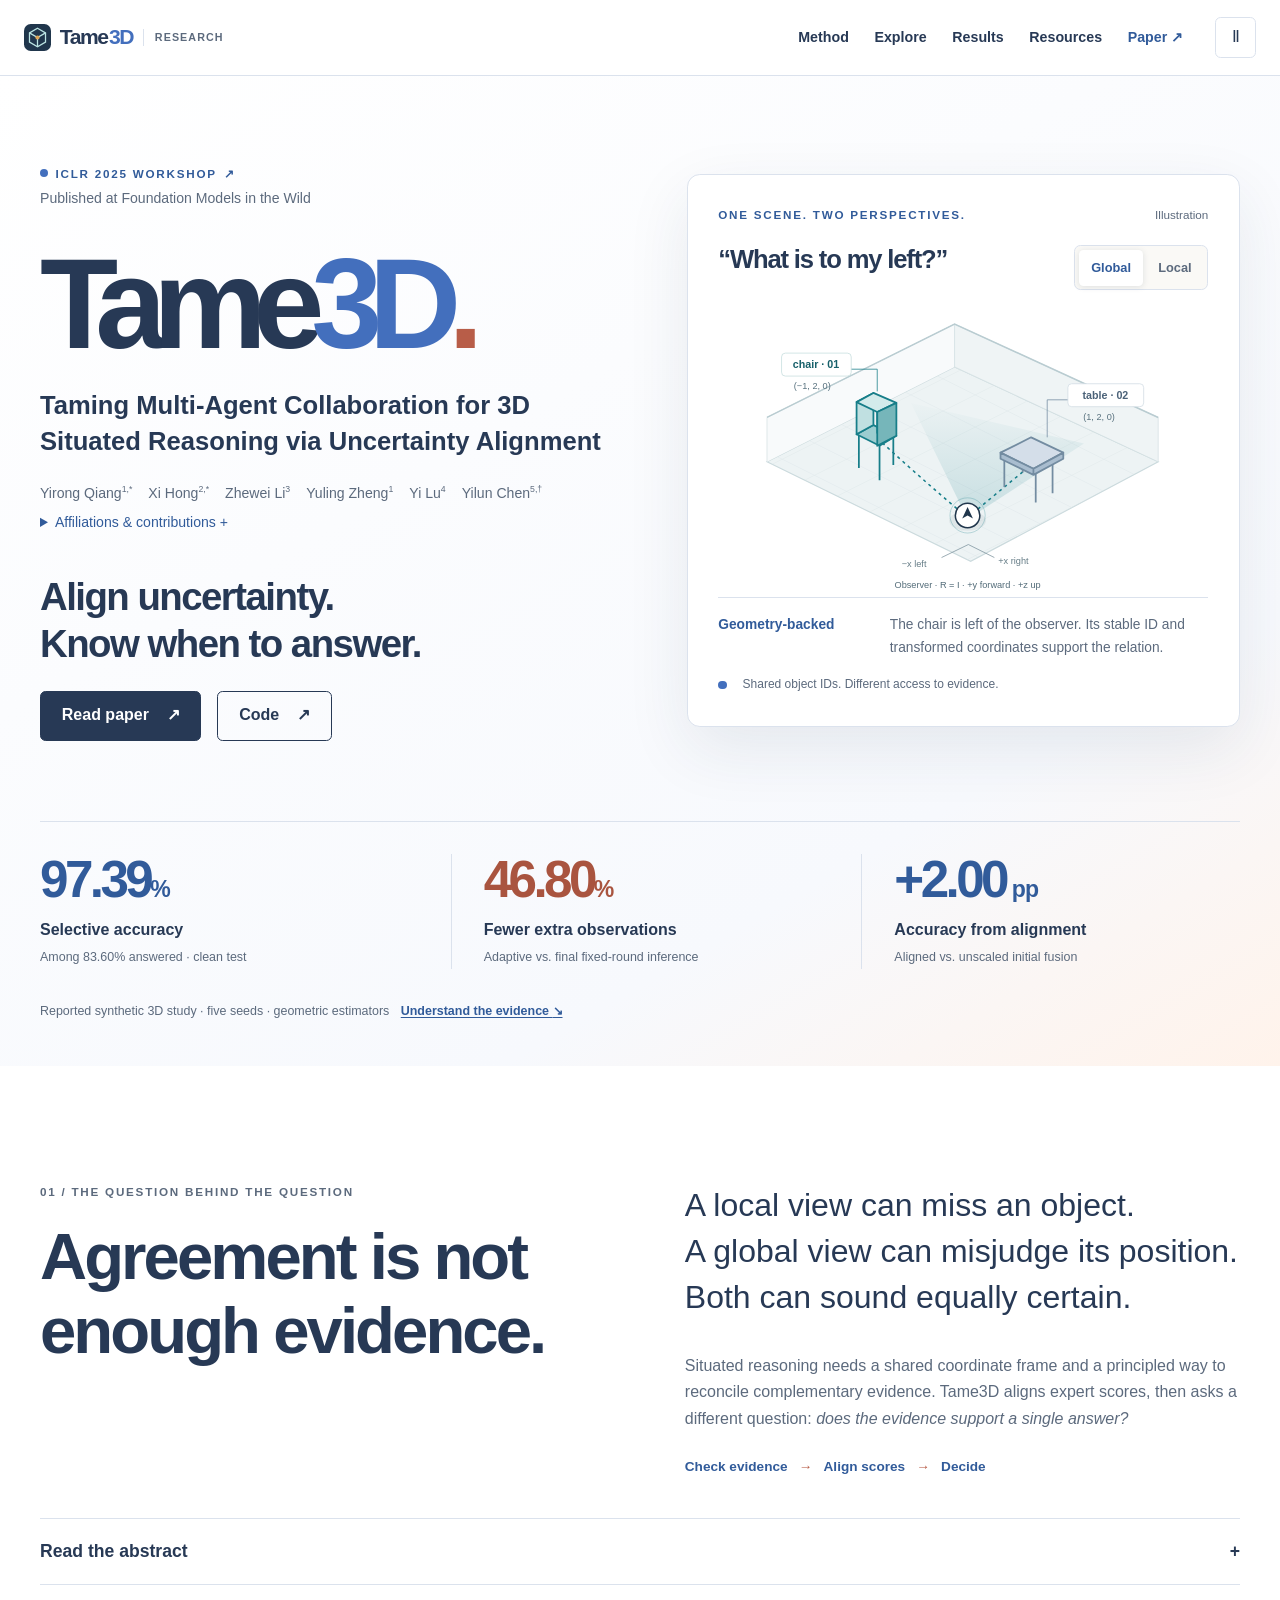
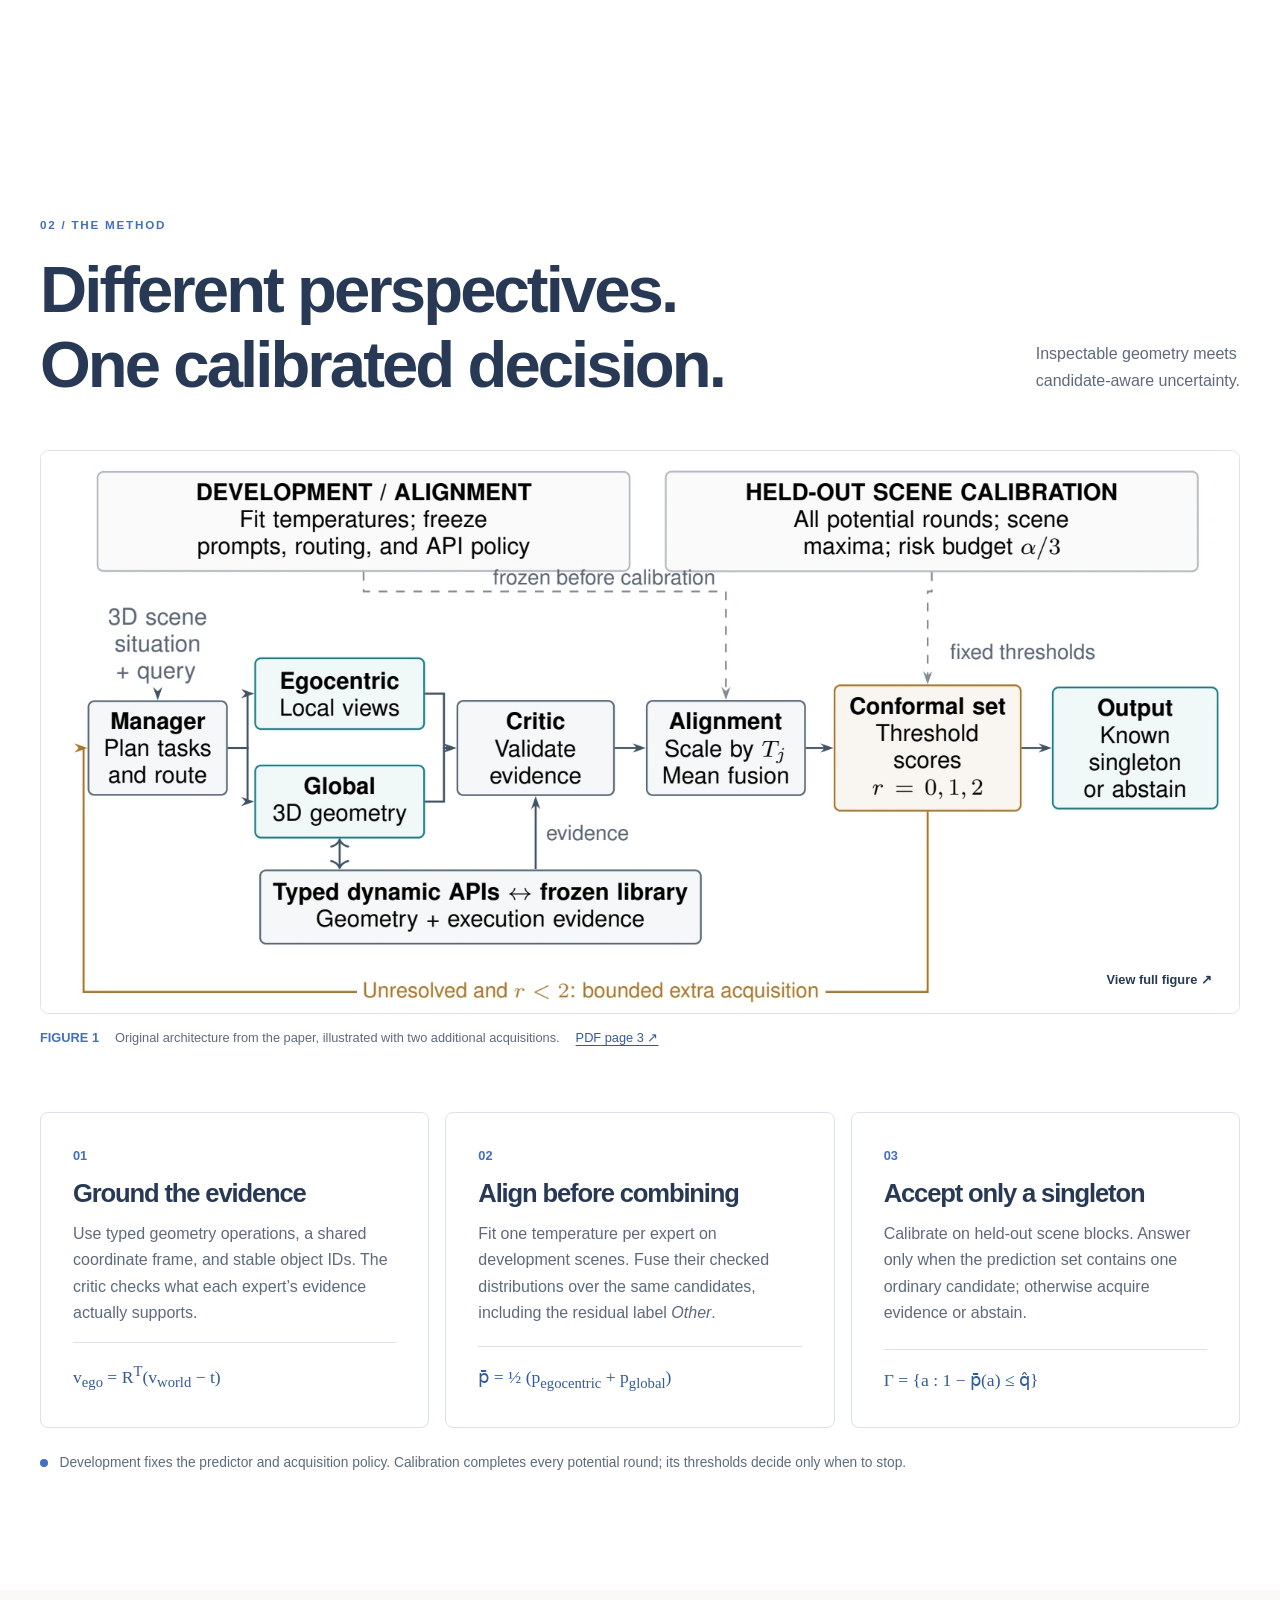
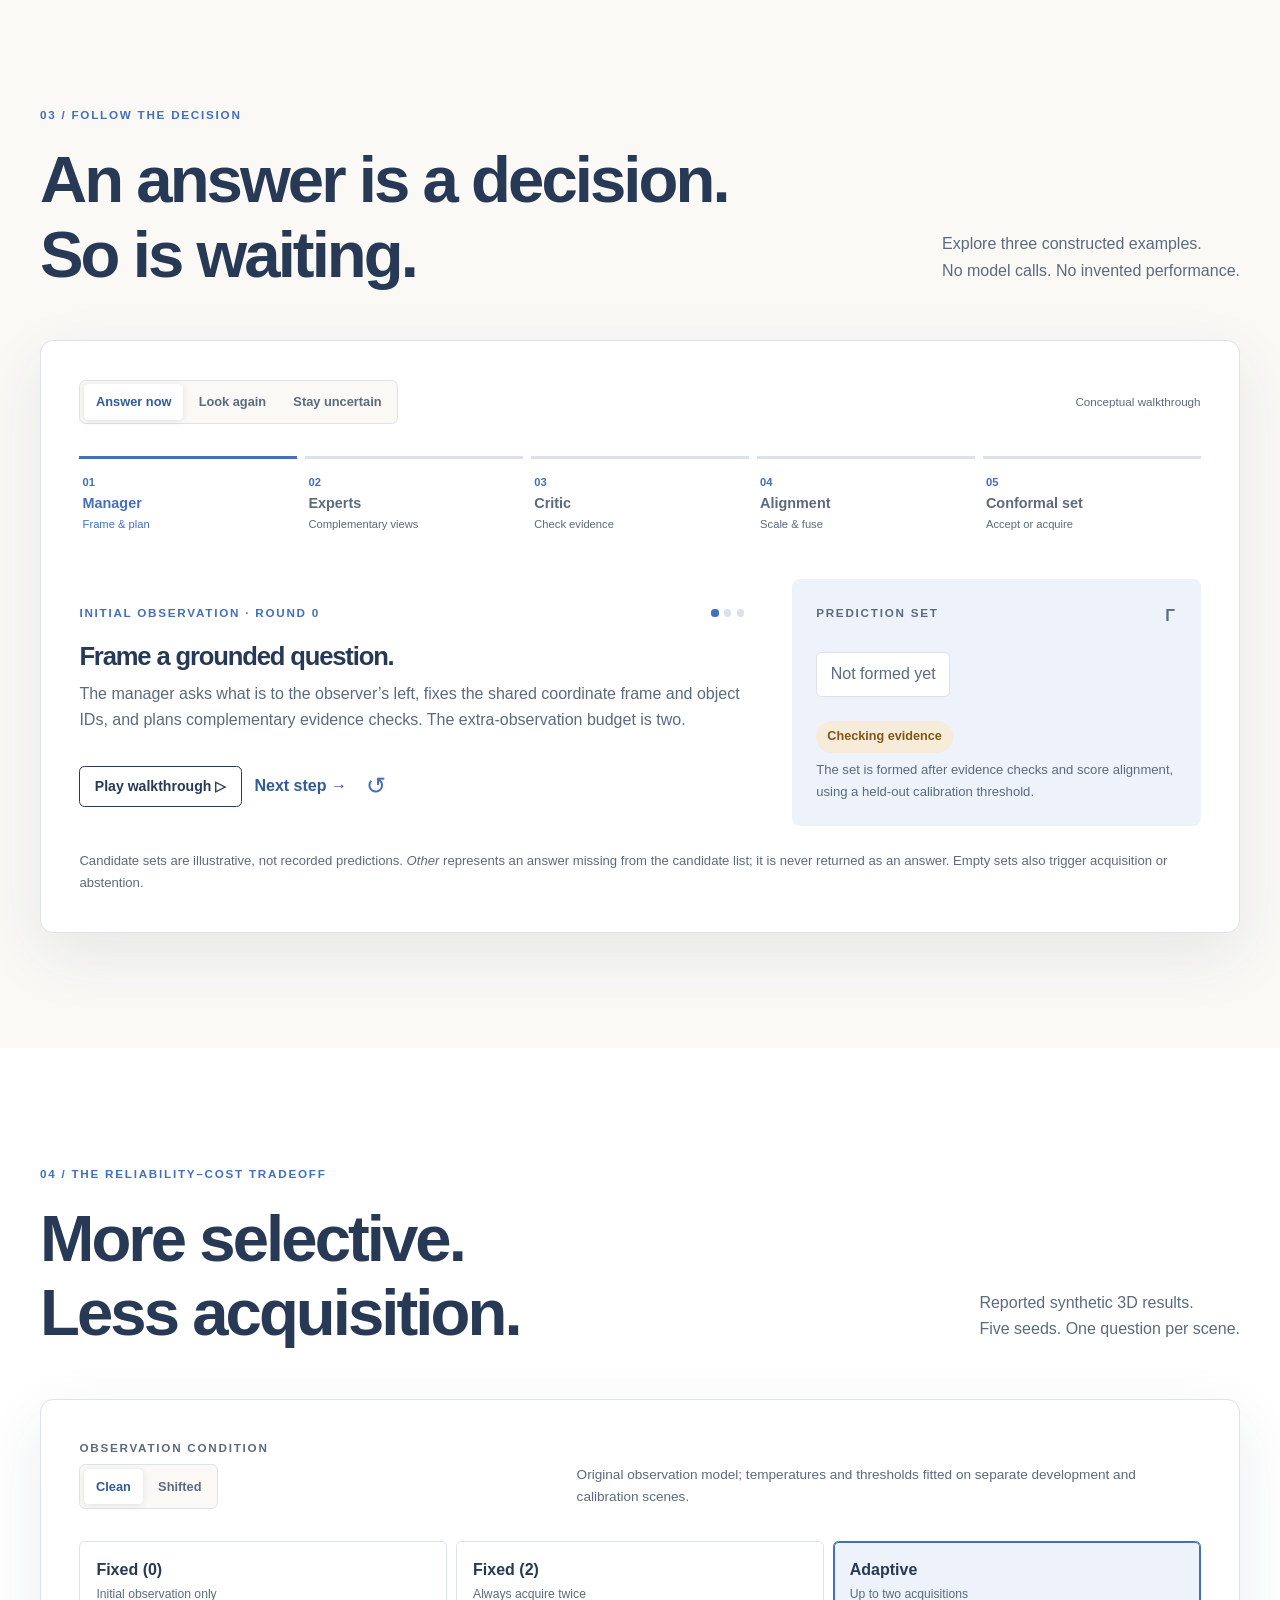
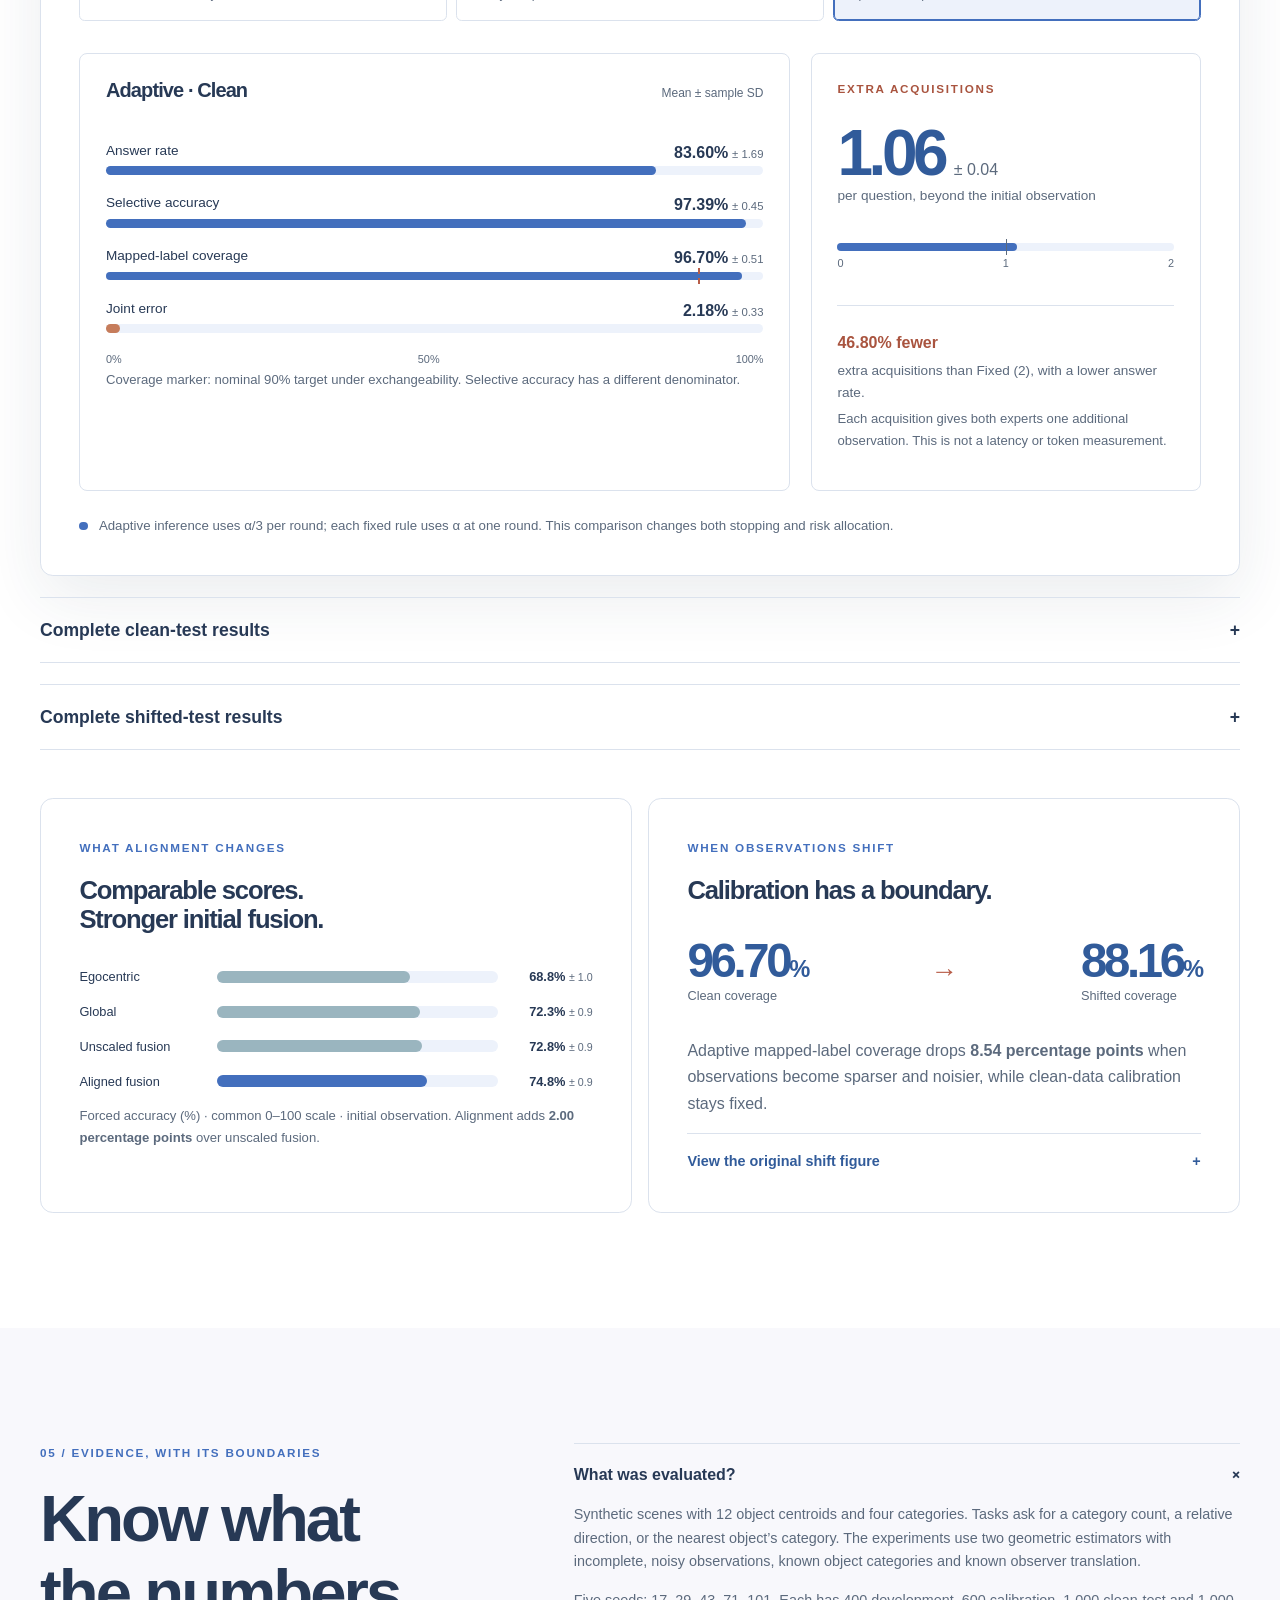
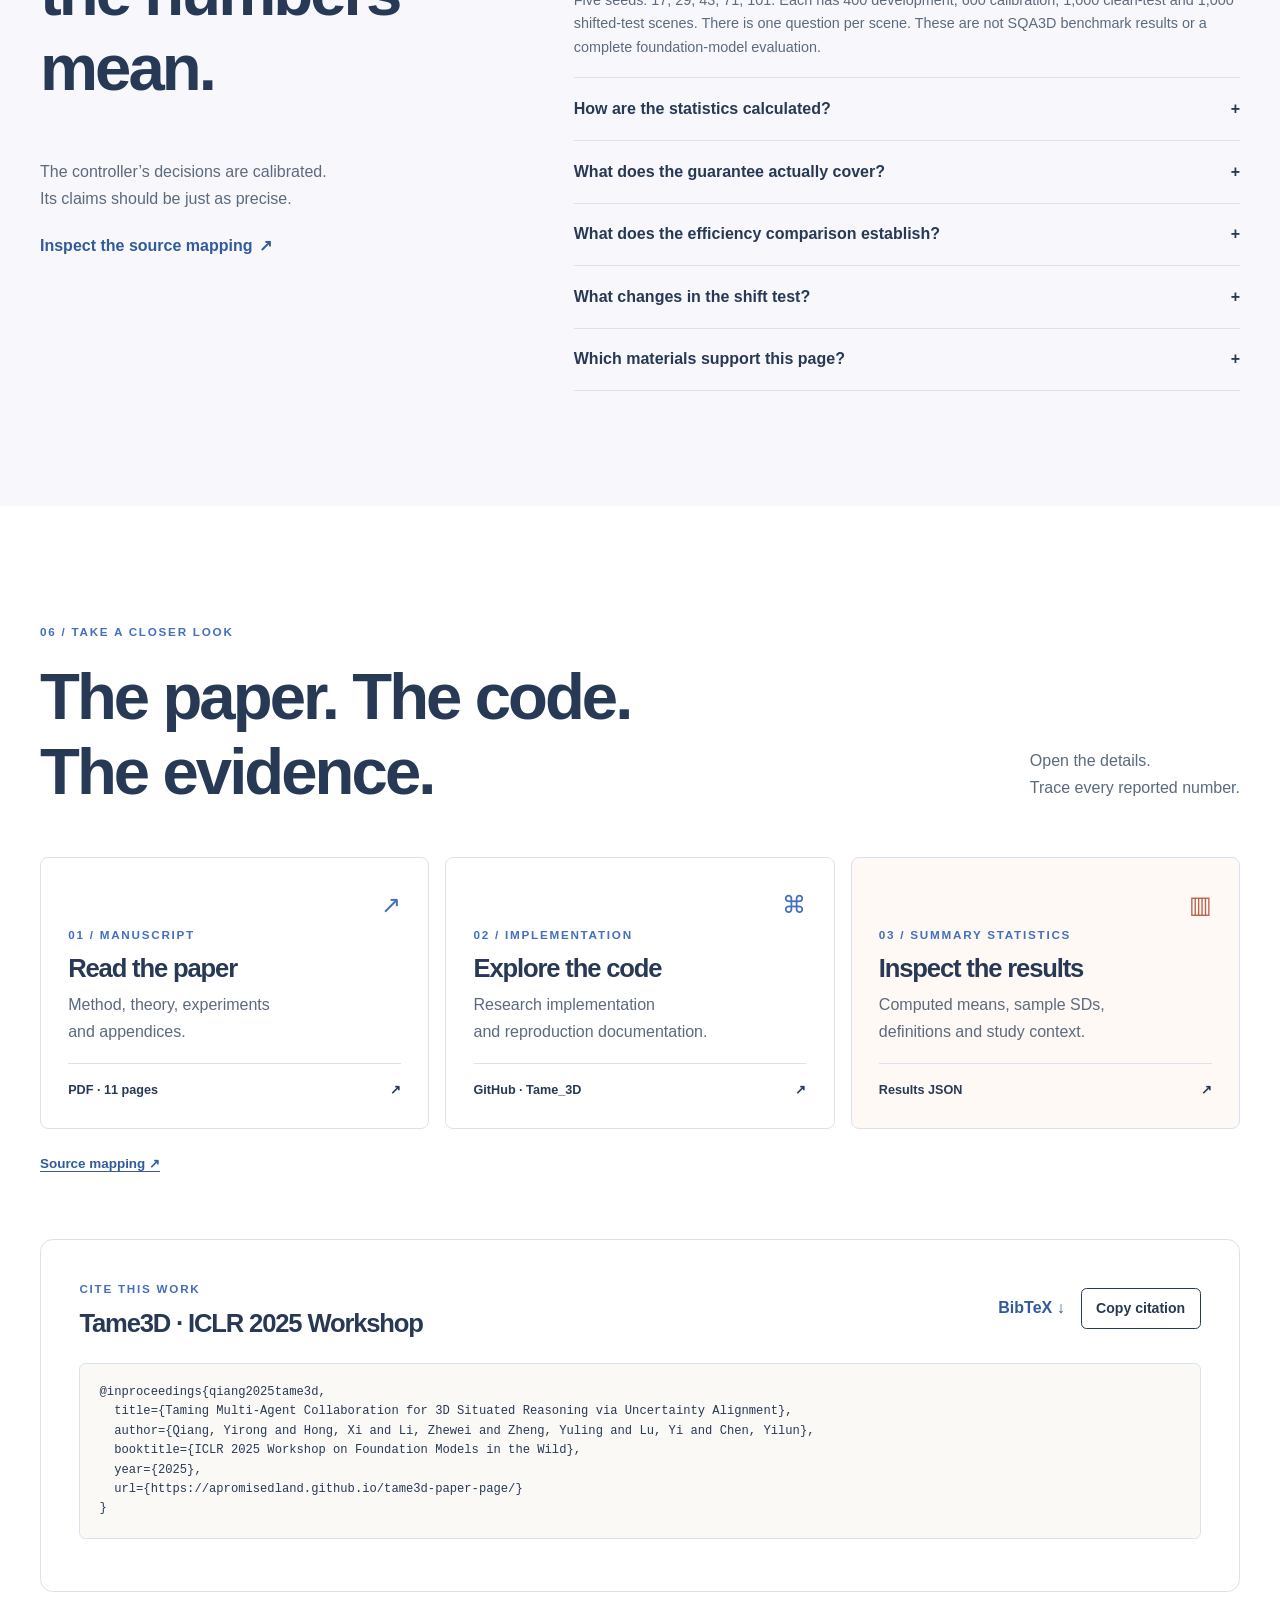
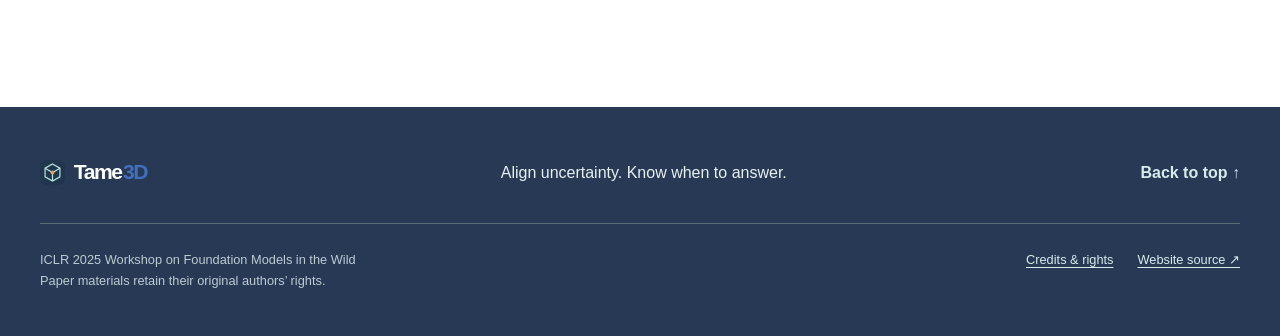
<file: index.html>
<!doctype html>
<html lang="en">
<head>
  <meta charset="utf-8">
  <meta name="viewport" content="width=device-width, initial-scale=1">
  <meta name="theme-color" content="#f7f9fa">
  <meta name="description" content="Tame3D aligns uncertainty across complementary 3D reasoning experts to decide when to answer, acquire evidence, or abstain. Published at ICLR 2025 Workshop on Foundation Models in the Wild.">
  <meta property="og:title" content="Tame3D — Align uncertainty. Know when to answer.">
  <meta property="og:description" content="Evidence-grounded multi-agent collaboration for 3D situated reasoning. ICLR 2025 Workshop on Foundation Models in the Wild.">
  <meta property="og:type" content="website">
  <meta property="og:url" content="https://apromisedland.github.io/tame3d-paper-page/">
  <meta property="og:image" content="https://apromisedland.github.io/tame3d-paper-page/assets/framework.png">
  <meta name="citation_title" content="Taming Multi-Agent Collaboration for 3D Situated Reasoning via Uncertainty Alignment">
  <meta name="citation_author" content="Yirong Qiang"><meta name="citation_author" content="Xi Hong"><meta name="citation_author" content="Zhewei Li"><meta name="citation_author" content="Yuling Zheng"><meta name="citation_author" content="Yi Lu"><meta name="citation_author" content="Yilun Chen">
  <meta name="citation_publication_date" content="2025">
  <meta name="citation_conference_title" content="ICLR 2025 Workshop on Foundation Models in the Wild">
  <meta name="citation_pdf_url" content="https://apromisedland.github.io/tame3d-paper-page/assets/tame3d-paper.pdf">
  <link rel="canonical" href="https://apromisedland.github.io/tame3d-paper-page/">
  <link rel="icon" href="assets/favicon.svg" type="image/svg+xml">
  <link rel="stylesheet" href="styles.css">
  <script defer src="assets/results.js"></script>
  <script defer src="script.js"></script>
  <title>Tame3D | Uncertainty-Aligned 3D Reasoning</title>
</head>
<body>
  <a class="skip-link" href="#main">Skip to content</a>
  <header class="site-header">
    <div class="nav-wrap">
      <a class="wordmark" href="#" aria-label="Tame3D home"><img src="assets/favicon.svg" width="27" height="27" alt="">Tame<span>3D</span><span class="wordmark-note">Research</span></a>
      <nav id="navigation" aria-label="Main navigation"><a href="#method">Method</a><a href="#explore">Explore</a><a href="#results">Results</a><a href="#resources">Resources</a><a class="nav-paper" href="assets/tame3d-paper.pdf">Paper <span aria-hidden="true">↗</span></a></nav>
      <div class="nav-tools"><button type="button" id="motion-toggle" class="icon-button js-control" aria-label="Pause animations" title="Pause animations" hidden><span aria-hidden="true">Ⅱ</span></button><button type="button" id="menu-toggle" class="menu-toggle" aria-controls="navigation" aria-expanded="false" hidden>Menu <span aria-hidden="true">☰</span></button></div>
    </div>
  </header>
  <main id="main">
    <section class="hero" aria-labelledby="hero-title">
      <div class="wrap hero-grid">
        <div class="hero-copy">
          <a class="eyebrow publication" href="https://iclr.cc/virtual/2025/workshop/23989"><span class="status-dot"></span> ICLR 2025 WORKSHOP <span aria-hidden="true">↗</span></a>
          <p class="venue">Published at Foundation Models in the Wild</p>
          <h1 id="hero-title">Tame<span>3D</span><i aria-hidden="true">.</i></h1>
          <p class="paper-title">Taming Multi-Agent Collaboration for 3D Situated Reasoning via Uncertainty Alignment</p>
          <div class="author-block" aria-label="Authors">
            <p><span>Yirong Qiang<sup>1,*</sup></span><span>Xi Hong<sup>2,*</sup></span><span>Zhewei Li<sup>3</sup></span><span>Yuling Zheng<sup>1</sup></span><span>Yi Lu<sup>4</sup></span><span>Yilun Chen<sup>5,†</sup></span></p>
            <details class="affiliations"><summary>Affiliations &amp; contributions <span aria-hidden="true">+</span></summary><div><p><sup>1</sup> University of Electronic Science and Technology of China<br><sup>2</sup> Harbin Institute of Technology<br><sup>3</sup> Beihang University<br><sup>4</sup> Huazhong University of Science and Technology<br><sup>5</sup> Tsinghua University</p><p>* Equal contribution. † Corresponding author.</p></div></details>
          </div>
          <p class="hero-claim">Align uncertainty.<br>Know when to answer.</p>
          <div class="hero-actions"><a class="button primary" href="assets/tame3d-paper.pdf">Read paper <span aria-hidden="true">↗</span></a><a class="button secondary" href="https://github.com/apromisedland/Tame_3D/tree/master">Code <span aria-hidden="true">↗</span></a></div>
        </div>
        <div class="scene-panel" id="scene-panel">
          <div class="scene-panel-top"><span class="eyebrow">ONE SCENE. TWO PERSPECTIVES.</span><span class="schematic-label">Illustration</span></div>
          <div class="scene-heading"><h2>“What is to my left?”</h2><div class="segmented scene-controls js-control" role="group" aria-label="Evidence perspective" hidden><button type="button" data-view="global" aria-pressed="true">Global</button><button type="button" data-view="local" aria-pressed="false">Local</button></div></div>
          <svg class="scene-svg" viewBox="0 0 640 390" role="img" aria-labelledby="scene-title scene-description">
            <title id="scene-title">A shared scene, complementary evidence</title><desc id="scene-description">Observer at the origin with identity rotation. A chair at (-1, 2, 0) is to the left; a table at (1, 2, 0) is to the right. Global geometry contains both objects. A missing chair in the illustrative local view is unknown, not absent.</desc>
            <defs><pattern id="floor-grid" width="42" height="42" patternUnits="userSpaceOnUse" patternTransform="matrix(1 .5 -1 .5 0 0)"><path d="M42 0H0V42" fill="none" stroke="#dbe5e8" stroke-width="1"/></pattern><linearGradient id="view-cone" x1="0" y1="1" x2="0" y2="0"><stop stop-color="#177e89" stop-opacity=".18"/><stop offset="1" stop-color="#177e89" stop-opacity=".01"/></linearGradient></defs>
            <path d="M64 214 309 90 575 214 330 344Z" fill="#edf3f4" stroke="#cbdadd" stroke-width="1.5"/><path d="M64 214 309 90 575 214 330 344Z" fill="url(#floor-grid)"/>
            <path d="M64 214V156L309 34V90" fill="#f8fafb" stroke="#d5e1e4"/><path d="M309 34 575 156V214L309 90Z" fill="#eff4f5" stroke="#d5e1e4"/><path d="M64 156 309 34 575 156" fill="none" stroke="#b9ccd1" stroke-width="2"/>
            <path class="view-cone" d="M326 289 252 137 478 190Z" fill="url(#view-cone)"/>
            <path class="evidence-ray chair-ray" d="M326 287Q263 234 208 183" fill="none" stroke="#177e89" stroke-width="2" stroke-dasharray="4 5"/>
            <path class="evidence-ray" d="M326 287Q364 255 408 219" fill="none" stroke="#177e89" stroke-width="2" stroke-dasharray="4 5"/>
            <g class="chair-object" stroke="#177e89" stroke-width="2.3" stroke-linejoin="round"><path d="M184 179v43m45-44v40m-18-26v46"/><path d="m181 178 22-12 30 14-22 13Z" fill="#9ccdd0"/><path d="M181 178v-42l22-12v42Z" fill="#c0e0e1"/><path d="m181 136 27 13 25-12-30-13Z" fill="#d3ebeb"/><path d="M208 149v28"/><path d="m208 149 25-12v43l-25 13Z" fill="#76b6ba"/></g>
            <g class="table-object" stroke="#738ca1" stroke-width="2.3" stroke-linejoin="round"><path d="M374 204v43m63-34v42m-22-31v43m-17-76v37"/><path d="m369 202 40-20 42 20-39 21Z" fill="#d4dee9"/><path d="M369 202v8l43 21v-8Zm43 21v8l39-21v-8Z" fill="#a9bdcf"/></g>
            <g class="chair-tag"><path d="M208 122V93H139" fill="none" stroke="#177e89"/><rect x="83" y="72" width="91" height="30" rx="5" fill="#fff" stroke="#c5dddd"/><text x="128" y="92" text-anchor="middle" fill="#17606a" font-size="14" font-weight="600">chair · 01</text><text class="chair-coordinate" x="99" y="119" fill="#58717e" font-size="12">(−1, 2, 0)</text></g>
            <g><path d="M430 182V133H479" fill="none" stroke="#738ca1"/><rect x="457" y="112" width="99" height="30" rx="5" fill="#fff" stroke="#d2dce4"/><text x="506" y="132" text-anchor="middle" fill="#4b6278" font-size="14" font-weight="600">table · 02</text><text x="477" y="159" fill="#58717e" font-size="12">(1, 2, 0)</text></g>
            <g transform="translate(326 284)"><ellipse cy="7" rx="24" ry="13" fill="#20364c" opacity=".07"/><circle r="16" fill="#fff" stroke="#20364c" stroke-width="2"/><path d="m-7 4 7-15 7 15-7-4Z" fill="#20364c"/><circle class="observer-ring" r="23" fill="none" stroke="#177e89" opacity=".35"/></g>
            <path d="m327 322 34 17m-34-17-35 17" fill="none" stroke="#7c939d"/><text x="366" y="347" fill="#657c86" font-size="12">+x right</text><text x="240" y="351" fill="#657c86" font-size="12">−x left</text><text x="326" y="379" text-anchor="middle" fill="#526b78" font-size="12">Observer · R = I · +y forward · +z up</text>
            <g class="unknown-marker"><circle cx="208" cy="166" r="26" fill="#f7f9fa" stroke="#ac7427" stroke-dasharray="3 4"/><text x="208" y="174" text-anchor="middle" font-size="25" fill="#8b601f">?</text></g>
          </svg>
          <div class="scene-readout" aria-live="polite"><span class="evidence-status" id="scene-status">Geometry-backed</span><p id="scene-explanation">The chair is left of the observer. Its stable ID and transformed coordinates support the relation.</p></div>
          <div class="scene-footnote"><span class="tiny-dot"></span> Shared object IDs. Different access to evidence.</div>
        </div>
      </div>
      <div class="wrap hero-metrics">
        <div><strong>97.39<span>%</span></strong><p>Selective accuracy</p><small>Among 83.60% answered · clean test</small></div>
        <div><strong>46.80<span>%</span></strong><p>Fewer extra observations</p><small>Adaptive vs. final fixed-round inference</small></div>
        <div><strong>+2.00<span> pp</span></strong><p>Accuracy from alignment</p><small>Aligned vs. unscaled initial fusion</small></div>
      </div>
      <p class="hero-evidence-note wrap">Reported synthetic 3D study · five seeds · geometric estimators <a href="#evidence">Understand the evidence <span aria-hidden="true">↘</span></a></p>
    </section>

    <section class="section motivation" id="motivation" aria-labelledby="motivation-title">
      <div class="wrap two-column"><div class="reveal"><p class="eyebrow section-index">01 / THE QUESTION BEHIND THE QUESTION</p><h2 id="motivation-title">Agreement is not<br>enough evidence.</h2></div><div class="reveal"><p class="lead">A local view can miss an object.<br>A global view can misjudge its position.<br>Both can sound equally certain.</p><p>Situated reasoning needs a shared coordinate frame and a principled way to reconcile complementary evidence. Tame3D aligns expert scores, then asks a different question: <em>does the evidence support a single answer?</em></p><div class="idea-chain"><span>Check evidence</span><span aria-hidden="true">→</span><span>Align scores</span><span aria-hidden="true">→</span><span>Decide</span></div></div></div>
      <div class="wrap"><details class="abstract"><summary>Read the abstract <span aria-hidden="true">+</span></summary><p>Situated reasoning requires reconciling observations from an agent’s viewpoint with the geometry of an entire scene. Experts with complementary evidence can disagree, while their confidence scores may have incompatible scales. Tame3D coordinates a manager, egocentric and global experts, and an evidence-checking critic. Typed geometric operations provide inspectable evidence, temperature scaling aligns expert scores, and scene-level conformal prediction governs answering, further acquisition, and abstention. An explicit residual category accounts for answers omitted from the candidate set. Under exchangeability and a frozen acquisition policy, the method bounds the probability of any incorrect automatically accepted answer in a new scene. Synthetic 3D experiments characterize the tradeoff between acquisition cost, answer rate, and reliability, together with the limits of calibration under observation shift.</p><p class="small-note">Condensed from the accompanying paper. <a href="assets/tame3d-paper.pdf#page=1">Read the original abstract ↗</a></p></details></div>
    </section>

    <section class="section" id="method" aria-labelledby="method-title">
      <div class="wrap"><div class="section-heading reveal"><div><p class="eyebrow section-index">02 / THE METHOD</p><h2 id="method-title">Different perspectives.<br>One calibrated decision.</h2></div><p>Inspectable geometry meets<br>candidate-aware uncertainty.</p></div>
        <figure class="framework reveal"><a class="image-zoom" href="assets/framework.png" data-zoom="framework" aria-label="Enlarge the original Tame3D architecture figure"><picture><source srcset="assets/framework.webp" type="image/webp"><img src="assets/framework.png" width="1608" height="754" loading="lazy" alt="Tame3D architecture: a manager routes evidence to egocentric and global experts. A critic validates evidence, temperature scaling aligns scores, and conformal sets determine a known singleton or abstention. Unresolved cases return for bounded acquisition. Development and held-out calibration are separate."></picture><span class="zoom-badge">View full figure <span aria-hidden="true">↗</span></span></a><figcaption><span>FIGURE 1</span> Original architecture from the paper, illustrated with two additional acquisitions. <a href="assets/tame3d-paper.pdf#page=3">PDF page 3 ↗</a></figcaption></figure>
        <div class="method-cards"><article class="reveal"><span class="step-number">01</span><h3>Ground the evidence</h3><p>Use typed geometry operations, a shared coordinate frame, and stable object IDs. The critic checks what each expert’s evidence actually supports.</p><div class="formula">v<sub>ego</sub> = R<sup>T</sup>(v<sub>world</sub> − t)</div></article><article class="reveal"><span class="step-number">02</span><h3>Align before combining</h3><p>Fit one temperature per expert on development scenes. Fuse their checked distributions over the same candidates, including the residual label <em>Other</em>.</p><div class="formula">p̄ = ½ (p<sub>egocentric</sub> + p<sub>global</sub>)</div></article><article class="reveal"><span class="step-number amber-text">03</span><h3>Accept only a singleton</h3><p>Calibrate on held-out scene blocks. Answer only when the prediction set contains one ordinary candidate; otherwise acquire evidence or abstain.</p><div class="formula">Γ = {a : 1 − p̄(a) ≤ q̂}</div></article></div>
        <div class="method-note"><span class="tiny-dot"></span><p>Development fixes the predictor and acquisition policy. Calibration completes every potential round; its thresholds decide only when to stop.</p></div>
      </div>
    </section>

    <section class="section exploration" id="explore" aria-labelledby="explore-title">
      <div class="wrap"><div class="section-heading reveal"><div><p class="eyebrow section-index">03 / FOLLOW THE DECISION</p><h2 id="explore-title">An answer is a decision.<br>So is waiting.</h2></div><p>Explore three constructed examples.<br>No model calls. No invented performance.</p></div>
        <div class="controller reveal" id="controller">
          <div class="controller-toolbar"><div class="segmented js-control" role="group" aria-label="Controller scenario" hidden><button type="button" data-case="answer" aria-pressed="true">Answer now</button><button type="button" data-case="acquire" aria-pressed="false">Look again</button><button type="button" data-case="abstain" aria-pressed="false">Stay uncertain</button></div><span class="schematic-label">Conceptual walkthrough</span></div>
          <div class="pipeline" aria-label="Reasoning stages"><div data-stage="0"><span>01</span><strong>Manager</strong><small>Frame &amp; plan</small></div><div data-stage="1"><span>02</span><strong>Experts</strong><small>Complementary views</small></div><div data-stage="2"><span>03</span><strong>Critic</strong><small>Check evidence</small></div><div data-stage="3"><span>04</span><strong>Alignment</strong><small>Scale &amp; fuse</small></div><div data-stage="4" class="is-active"><span>05</span><strong>Conformal set</strong><small>Accept or acquire</small></div></div>
          <div class="controller-body"><div class="controller-story"><div class="round-label"><span class="eyebrow" id="round-text">INITIAL OBSERVATION · ROUND 0</span><div class="round-dots" aria-hidden="true"><i class="active"></i><i></i><i></i></div></div><h3 id="stage-title">A single supported answer.</h3><p id="stage-description">When the prediction set contains only “chair”, the controller accepts it. A non-residual singleton is the only automatic answering condition.</p><div class="play-controls js-control" hidden><button type="button" class="button small secondary" id="controller-play">Play walkthrough <span aria-hidden="true">▷</span></button><button type="button" class="text-link" id="controller-next">Next step <span aria-hidden="true">→</span></button><button type="button" class="reset-button" id="controller-reset" aria-label="Reset walkthrough">↺</button></div></div><div class="set-panel"><p class="eyebrow">PREDICTION SET <span class="set-symbol">Γ</span></p><div class="candidate-set" id="candidate-set"><span>chair</span></div><div class="decision-label answer" id="decision-label">Accept answer</div><p id="set-explanation">One ordinary label. No unresolved residual category.</p></div></div>
          <p class="controller-footnote">Candidate sets are illustrative, not recorded predictions. <em>Other</em> represents an answer missing from the candidate list; it is never returned as an answer. Empty sets also trigger acquisition or abstention.</p>
        </div>
        <noscript><div class="noscript-examples"><p><strong>Look again:</strong> {chair, table} at round 0 → one additional observation → {chair} at round 1 → answer.</p><p><strong>Stay uncertain:</strong> {chair, Other} → {Other} → {Other} at round 2 → abstain. An empty set follows the same acquire-or-abstain rule.</p></div></noscript>
      </div>
    </section>

    <section class="section" id="results" aria-labelledby="results-title">
      <div class="wrap"><div class="section-heading reveal"><div><p class="eyebrow section-index">04 / THE RELIABILITY–COST TRADEOFF</p><h2 id="results-title">More selective.<br>Less acquisition.</h2></div><p>Reported synthetic 3D results.<br>Five seeds. One question per scene.</p></div>
        <div class="results-workbench reveal"><div class="results-controls"><div><span class="eyebrow">OBSERVATION CONDITION</span><div class="segmented js-control" role="group" aria-label="Observation condition" hidden><button type="button" data-condition="test" aria-pressed="true">Clean</button><button type="button" data-condition="shift" aria-pressed="false">Shifted</button></div></div><p id="condition-note">Original observation model; temperatures and thresholds fitted on separate development and calibration scenes.</p></div>
          <div class="method-selector js-control" role="group" aria-label="Acquisition method" hidden><button type="button" data-method="Conformal fixed (0)" aria-pressed="false"><strong>Fixed (0)</strong><span>Initial observation only</span></button><button type="button" data-method="Conformal fixed (2)" aria-pressed="false"><strong>Fixed (2)</strong><span>Always acquire twice</span></button><button type="button" data-method="Adaptive aligned" aria-pressed="true"><strong>Adaptive</strong><span>Up to two acquisitions</span></button></div>
          <div class="result-dashboard"><div class="metric-board"><div class="board-heading"><h3 id="selected-result">Adaptive · Clean</h3><span>Mean ± sample SD</span></div><div id="result-bars"><div class="metric-row" data-metric="answer"><div class="metric-label"><span>Answer rate</span><span><strong class="metric-number">83.60%</strong> <small class="metric-sd">± 1.69</small></span></div><div class="metric-track"><span class="metric-fill" style="width:83.600000%"></span></div></div>
<div class="metric-row" data-metric="selective"><div class="metric-label"><span>Selective accuracy</span><span><strong class="metric-number">97.39%</strong> <small class="metric-sd">± 0.45</small></span></div><div class="metric-track"><span class="metric-fill" style="width:97.385144%"></span></div></div>
<div class="metric-row" data-metric="coverage"><div class="metric-label"><span>Mapped-label coverage</span><span><strong class="metric-number">96.70%</strong> <small class="metric-sd">± 0.51</small></span></div><div class="metric-track"><span class="metric-fill" style="width:96.700000%"></span><i class="target-marker" title="Nominal clean-distribution target: 90%"></i></div></div>
<div class="metric-row" data-metric="joint_error"><div class="metric-label"><span>Joint error</span><span><strong class="metric-number">2.18%</strong> <small class="metric-sd">± 0.33</small></span></div><div class="metric-track amber"><span class="metric-fill" style="width:2.180000%"></span></div></div></div><div class="axis-labels" aria-hidden="true"><span>0%</span><span>50%</span><span>100%</span></div><p class="small-note">Coverage marker: nominal 90% target under exchangeability. Selective accuracy has a different denominator.</p></div><div class="cost-board"><p class="eyebrow">EXTRA ACQUISITIONS</p><div class="cost-number"><strong id="cost-value">1.06</strong><span id="cost-sd">± 0.04</span></div><p class="cost-unit">per question, beyond the initial observation</p><div class="acquisition-track"><span id="cost-fill" style="width:53.200000%"></span><i></i></div><div class="axis-labels"><span>0</span><span>1</span><span>2</span></div><div class="cost-insight"><strong id="cost-highlight">46.80% fewer</strong><p id="cost-comparison">extra acquisitions than Fixed (2), with a lower answer rate.</p></div><p class="small-note">Each acquisition gives both experts one additional observation. This is not a latency or token measurement.</p></div></div>
          <p id="result-status" class="sr-only" aria-live="polite" aria-atomic="true"></p>
          <div class="result-caveat"><span class="tiny-dot amber-dot"></span><p id="result-caveat">Adaptive inference uses α/3 per round; each fixed rule uses α at one round. This comparison changes both stopping and risk allocation.</p></div>
        </div>
        <noscript><p class="small-note">The dashboard shows Adaptive on clean observations. Both complete condition tables are available below without JavaScript.</p></noscript>
        <details class="data-details"><summary>Complete clean-test results <span aria-hidden="true">+</span></summary><div class="table-scroll" tabindex="0" role="region" aria-label="Clean observations results"><table><caption>Clean observations. Mean ± sample SD across five seeds; 1,000 scenes per condition per seed.</caption><thead><tr><th scope="col">Method</th><th scope="col">Forced acc. (%)</th><th scope="col">Mapped cov. (%)</th><th scope="col">Set size</th><th scope="col">Answered (%)</th><th scope="col">Selective acc. (%)</th><th scope="col">Joint error (%)</th><th scope="col">Extra acq.</th></tr></thead><tbody><tr><th scope="row">Egocentric</th><td data-cell="test|Embodied|accuracy">68.8 <span class="uncertainty">± 1.0</span></td><td data-cell="test|Embodied|coverage">68.8 <span class="uncertainty">± 1.0</span></td><td data-cell="test|Embodied|size">1.00 <span class="uncertainty">± 0.00</span></td><td data-cell="test|Embodied|answer">100.0 <span class="uncertainty">± 0.0</span></td><td data-cell="test|Embodied|selective">68.8 <span class="uncertainty">± 1.0</span></td><td data-cell="test|Embodied|joint_error">31.20 <span class="uncertainty">± 1.00</span></td><td data-cell="test|Embodied|views">0.00 <span class="uncertainty">± 0.00</span></td></tr><tr><th scope="row">Global</th><td data-cell="test|Global|accuracy">72.3 <span class="uncertainty">± 0.9</span></td><td data-cell="test|Global|coverage">72.3 <span class="uncertainty">± 0.9</span></td><td data-cell="test|Global|size">1.00 <span class="uncertainty">± 0.00</span></td><td data-cell="test|Global|answer">100.0 <span class="uncertainty">± 0.0</span></td><td data-cell="test|Global|selective">72.3 <span class="uncertainty">± 0.9</span></td><td data-cell="test|Global|joint_error">27.70 <span class="uncertainty">± 0.86</span></td><td data-cell="test|Global|views">0.00 <span class="uncertainty">± 0.00</span></td></tr><tr><th scope="row">Unscaled fusion</th><td data-cell="test|Unscaled fusion|accuracy">72.8 <span class="uncertainty">± 0.9</span></td><td data-cell="test|Unscaled fusion|coverage">72.8 <span class="uncertainty">± 0.9</span></td><td data-cell="test|Unscaled fusion|size">1.00 <span class="uncertainty">± 0.00</span></td><td data-cell="test|Unscaled fusion|answer">100.0 <span class="uncertainty">± 0.0</span></td><td data-cell="test|Unscaled fusion|selective">72.8 <span class="uncertainty">± 0.9</span></td><td data-cell="test|Unscaled fusion|joint_error">27.20 <span class="uncertainty">± 0.93</span></td><td data-cell="test|Unscaled fusion|views">0.00 <span class="uncertainty">± 0.00</span></td></tr><tr><th scope="row">Aligned fusion</th><td data-cell="test|Aligned fusion|accuracy">74.8 <span class="uncertainty">± 0.9</span></td><td data-cell="test|Aligned fusion|coverage">74.8 <span class="uncertainty">± 0.9</span></td><td data-cell="test|Aligned fusion|size">1.00 <span class="uncertainty">± 0.00</span></td><td data-cell="test|Aligned fusion|answer">100.0 <span class="uncertainty">± 0.0</span></td><td data-cell="test|Aligned fusion|selective">74.8 <span class="uncertainty">± 0.9</span></td><td data-cell="test|Aligned fusion|joint_error">25.20 <span class="uncertainty">± 0.91</span></td><td data-cell="test|Aligned fusion|views">0.00 <span class="uncertainty">± 0.00</span></td></tr><tr><th scope="row">Fixed (0)</th><td data-cell="test|Conformal fixed (0)|accuracy">74.8 <span class="uncertainty">± 0.9</span></td><td data-cell="test|Conformal fixed (0)|coverage">90.8 <span class="uncertainty">± 0.6</span></td><td data-cell="test|Conformal fixed (0)|size">1.50 <span class="uncertainty">± 0.03</span></td><td data-cell="test|Conformal fixed (0)|answer">59.6 <span class="uncertainty">± 1.6</span></td><td data-cell="test|Conformal fixed (0)|selective">93.5 <span class="uncertainty">± 0.6</span></td><td data-cell="test|Conformal fixed (0)|joint_error">3.88 <span class="uncertainty">± 0.23</span></td><td data-cell="test|Conformal fixed (0)|views">0.00 <span class="uncertainty">± 0.00</span></td></tr><tr><th scope="row">Fixed (2)</th><td data-cell="test|Conformal fixed (2)|accuracy">89.6 <span class="uncertainty">± 0.8</span></td><td data-cell="test|Conformal fixed (2)|coverage">92.5 <span class="uncertainty">± 0.6</span></td><td data-cell="test|Conformal fixed (2)|size">1.11 <span class="uncertainty">± 0.03</span></td><td data-cell="test|Conformal fixed (2)|answer">92.0 <span class="uncertainty">± 1.0</span></td><td data-cell="test|Conformal fixed (2)|selective">95.3 <span class="uncertainty">± 0.4</span></td><td data-cell="test|Conformal fixed (2)|joint_error">4.34 <span class="uncertainty">± 0.36</span></td><td data-cell="test|Conformal fixed (2)|views">2.00 <span class="uncertainty">± 0.00</span></td></tr><tr class="highlight-row"><th scope="row">Adaptive</th><td data-cell="test|Adaptive aligned|accuracy">87.1 <span class="uncertainty">± 1.0</span></td><td data-cell="test|Adaptive aligned|coverage">96.7 <span class="uncertainty">± 0.5</span></td><td data-cell="test|Adaptive aligned|size">1.22 <span class="uncertainty">± 0.03</span></td><td data-cell="test|Adaptive aligned|answer">83.6 <span class="uncertainty">± 1.7</span></td><td data-cell="test|Adaptive aligned|selective">97.4 <span class="uncertainty">± 0.5</span></td><td data-cell="test|Adaptive aligned|joint_error">2.18 <span class="uncertainty">± 0.33</span></td><td data-cell="test|Adaptive aligned|views">1.06 <span class="uncertainty">± 0.04</span></td></tr></tbody></table></div></details>
        <details class="data-details"><summary>Complete shifted-test results <span aria-hidden="true">+</span></summary><div class="table-scroll" tabindex="0" role="region" aria-label="Shifted observations; clean-data temperatures and thresholds retained results"><table><caption>Shifted observations; clean-data temperatures and thresholds retained. Mean ± sample SD across five seeds; 1,000 scenes per condition per seed.</caption><thead><tr><th scope="col">Method</th><th scope="col">Forced acc. (%)</th><th scope="col">Mapped cov. (%)</th><th scope="col">Set size</th><th scope="col">Answered (%)</th><th scope="col">Selective acc. (%)</th><th scope="col">Joint error (%)</th><th scope="col">Extra acq.</th></tr></thead><tbody><tr><th scope="row">Aligned fusion</th><td data-cell="shift|Aligned fusion|accuracy">60.6 <span class="uncertainty">± 1.2</span></td><td data-cell="shift|Aligned fusion|coverage">60.6 <span class="uncertainty">± 1.2</span></td><td data-cell="shift|Aligned fusion|size">1.00 <span class="uncertainty">± 0.00</span></td><td data-cell="shift|Aligned fusion|answer">100.0 <span class="uncertainty">± 0.0</span></td><td data-cell="shift|Aligned fusion|selective">60.6 <span class="uncertainty">± 1.2</span></td><td data-cell="shift|Aligned fusion|joint_error">39.40 <span class="uncertainty">± 1.20</span></td><td data-cell="shift|Aligned fusion|views">0.00 <span class="uncertainty">± 0.00</span></td></tr><tr><th scope="row">Fixed (0)</th><td data-cell="shift|Conformal fixed (0)|accuracy">60.6 <span class="uncertainty">± 1.2</span></td><td data-cell="shift|Conformal fixed (0)|coverage">84.2 <span class="uncertainty">± 0.8</span></td><td data-cell="shift|Conformal fixed (0)|size">1.79 <span class="uncertainty">± 0.04</span></td><td data-cell="shift|Conformal fixed (0)|answer">41.6 <span class="uncertainty">± 1.8</span></td><td data-cell="shift|Conformal fixed (0)|selective">79.4 <span class="uncertainty">± 0.8</span></td><td data-cell="shift|Conformal fixed (0)|joint_error">8.54 <span class="uncertainty">± 0.05</span></td><td data-cell="shift|Conformal fixed (0)|views">0.00 <span class="uncertainty">± 0.00</span></td></tr><tr><th scope="row">Fixed (2)</th><td data-cell="shift|Conformal fixed (2)|accuracy">80.0 <span class="uncertainty">± 1.0</span></td><td data-cell="shift|Conformal fixed (2)|coverage">82.8 <span class="uncertainty">± 1.1</span></td><td data-cell="shift|Conformal fixed (2)|size">1.01 <span class="uncertainty">± 0.02</span></td><td data-cell="shift|Conformal fixed (2)|answer">89.8 <span class="uncertainty">± 1.4</span></td><td data-cell="shift|Conformal fixed (2)|selective">83.1 <span class="uncertainty">± 0.9</span></td><td data-cell="shift|Conformal fixed (2)|joint_error">15.16 <span class="uncertainty">± 0.57</span></td><td data-cell="shift|Conformal fixed (2)|views">2.00 <span class="uncertainty">± 0.00</span></td></tr><tr class="highlight-row"><th scope="row">Adaptive</th><td data-cell="shift|Adaptive aligned|accuracy">76.6 <span class="uncertainty">± 1.1</span></td><td data-cell="shift|Adaptive aligned|coverage">88.2 <span class="uncertainty">± 0.8</span></td><td data-cell="shift|Adaptive aligned|size">1.34 <span class="uncertainty">± 0.03</span></td><td data-cell="shift|Adaptive aligned|answer">78.0 <span class="uncertainty">± 1.5</span></td><td data-cell="shift|Adaptive aligned|selective">85.9 <span class="uncertainty">± 0.7</span></td><td data-cell="shift|Adaptive aligned|joint_error">11.00 <span class="uncertainty">± 0.37</span></td><td data-cell="shift|Adaptive aligned|views">1.39 <span class="uncertainty">± 0.04</span></td></tr></tbody></table></div></details>
        <div class="analysis-grid"><article class="alignment-panel reveal"><p class="eyebrow section-index">WHAT ALIGNMENT CHANGES</p><h3>Comparable scores.<br>Stronger initial fusion.</h3><div class="alignment-chart" role="img" aria-label="Initial forced accuracy comparison on clean observations, mean and sample standard deviation across five seeds"><div class="alignment-row"><span>Egocentric</span><div class="alignment-track"><span style="width:68.8%" class=""></span></div><strong>68.8% <small>± 1.0</small></strong></div>
<div class="alignment-row"><span>Global</span><div class="alignment-track"><span style="width:72.3%" class=""></span></div><strong>72.3% <small>± 0.9</small></strong></div>
<div class="alignment-row"><span>Unscaled fusion</span><div class="alignment-track"><span style="width:72.8%" class=""></span></div><strong>72.8% <small>± 0.9</small></strong></div>
<div class="alignment-row"><span>Aligned fusion</span><div class="alignment-track"><span style="width:74.8%" class="is-aligned"></span></div><strong>74.8% <small>± 0.9</small></strong></div></div><p class="small-note">Forced accuracy (%) · common 0–100 scale · initial observation. Alignment adds <strong>2.00 percentage points</strong> over unscaled fusion.</p></article><article class="shift-panel reveal"><p class="eyebrow section-index">WHEN OBSERVATIONS SHIFT</p><h3>Calibration has a boundary.</h3><div class="shift-values"><div><strong>96.70<span>%</span></strong><span>Clean coverage</span></div><span class="shift-arrow" aria-hidden="true">→</span><div><strong>88.16<span>%</span></strong><span>Shifted coverage</span></div></div><p>Adaptive mapped-label coverage drops <strong>8.54 percentage points</strong> when observations become sparser and noisier, while clean-data calibration stays fixed.</p><details class="shift-details"><summary>View the original shift figure <span aria-hidden="true">+</span></summary><a href="assets/observation-shift.png" class="image-zoom" data-zoom="shift" aria-label="Enlarge the original observation-shift chart"><img src="assets/observation-shift.webp" width="1579" height="592" loading="lazy" alt="Original Figure 2 compares clean and shifted coverage and answer rates for Fixed 0, Fixed 2, and Adaptive. All three rules lose coverage and answer rate under shift."></a><p class="small-note">Original Figure 2 · error bars show one sample SD. <a href="assets/tame3d-paper.pdf#page=7">PDF page 7 ↗</a></p></details></article></div>
      </div>
    </section>

    <section class="section evidence-section" id="evidence" aria-labelledby="evidence-title">
      <div class="wrap evidence-layout"><div class="reveal"><p class="eyebrow section-index">05 / EVIDENCE, WITH ITS BOUNDARIES</p><h2 id="evidence-title">Know what<br>the numbers mean.</h2><p>The controller’s decisions are calibrated.<br>Its claims should be just as precise.</p><a class="text-link" href="assets/evidence.json">Inspect the source mapping <span aria-hidden="true">↗</span></a></div><div class="evidence-list">
        <details open><summary>What was evaluated? <span aria-hidden="true">+</span></summary><p>Synthetic scenes with 12 object centroids and four categories. Tasks ask for a category count, a relative direction, or the nearest object’s category. The experiments use two geometric estimators with incomplete, noisy observations, known object categories and known observer translation.</p><p>Five seeds: 17, 29, 43, 71, 101. Each has 400 development, 600 calibration, 1,000 clean-test and 1,000 shifted-test scenes. There is one question per scene. These are not SQA3D benchmark results or a complete foundation-model evaluation.</p></details>
        <details><summary>How are the statistics calculated? <span aria-hidden="true">+</span></summary><p>Each metric is calculated separately for each seed, then summarized by its arithmetic mean and sample standard deviation. The ± values are not confidence intervals. Joint error is wrong-and-answered divided by all questions; selective accuracy uses only answered questions. Their denominators are intentionally different.</p><p>Derived gains use unrounded means. In particular, 46.80% acquisition savings uses the underlying counts before the displayed 1.06 mean is rounded. Mapped-label coverage includes <em>Other</em> and does not imply that the missing answer string was recovered.</p></details>
        <details><summary>What does the guarantee actually cover? <span aria-hidden="true">+</span></summary><p>With exchangeable scene blocks and a predictor and acquisition policy frozen before calibration, the probability of at least one wrong automatically accepted answer in a new scene is at most α. Scene maxima handle correlated questions; a union bound handles the prespecified rounds.</p><p>This is a marginal scene-level guarantee. It does not promise 1 − α accuracy conditional on answering. Model, prompt, policy or observation shifts can invalidate it. The experiment uses α = 0.10 and one question per scene; it does not test the conservatism of many-question scene maxima.</p></details>
        <details><summary>What does the efficiency comparison establish? <span aria-hidden="true">+</span></summary><p>Adaptive inference saves additional observations while answering fewer questions than Fixed (2): 83.60% versus 92.00%, with selective accuracy 97.39% versus 95.28%. Both early stopping and stricter per-round risk allocation contribute. It is not a matched-answer-rate ablation of early stopping.</p><p>The study does not measure model latency, tokens, learned perception, an LLM critic, or program-cache speedups.</p></details>
        <details><summary>What changes in the shift test? <span aria-hidden="true">+</span></summary><p>Each estimator’s object-retention probability decreases by 0.20; position-noise standard deviations are multiplied by 1.7 and yaw-noise standard deviations by 2.5. Estimators use the shifted noise scales for predictive draws, while temperatures and conformal thresholds remain those fitted on clean data.</p></details>
        <details><summary>Which materials support this page? <span aria-hidden="true">+</span></summary><p>All displayed experimental values follow the accompanying PDF and per-seed aggregate summaries retained by the authors. The paper describes the method and results; the public page provides summary statistics, not manuscript source files or raw per-seed counts.</p><p>The <a href="assets/evidence.json">source mapping</a> explains how the displayed statistics relate to the manuscript. The linked code is a separate research implementation. Local consistency checks verify the aggregate presentation, not a rerun of the experiment.</p></details>
      </div></div>
    </section>

    <section class="section resources-section" id="resources" aria-labelledby="resources-title"><div class="wrap"><div class="section-heading reveal"><div><p class="eyebrow section-index">06 / TAKE A CLOSER LOOK</p><h2 id="resources-title">The paper. The code.<br>The evidence.</h2></div><p>Open the details.<br>Trace every reported number.</p></div>
      <div class="resource-grid"><a class="resource" href="assets/tame3d-paper.pdf"><span class="resource-icon" aria-hidden="true">↗</span><span class="eyebrow">01 / MANUSCRIPT</span><h3>Read the paper</h3><p>Method, theory, experiments<br>and appendices.</p><span class="resource-footer">PDF · 11 pages <span aria-hidden="true">↗</span></span></a><a class="resource" href="https://github.com/apromisedland/Tame_3D/tree/master"><span class="resource-icon" aria-hidden="true">⌘</span><span class="eyebrow">02 / IMPLEMENTATION</span><h3>Explore the code</h3><p>Research implementation<br>and reproduction documentation.</p><span class="resource-footer">GitHub · Tame_3D <span aria-hidden="true">↗</span></span></a><a class="resource" href="assets/results.json"><span class="resource-icon" aria-hidden="true">▥</span><span class="eyebrow">03 / SUMMARY STATISTICS</span><h3>Inspect the results</h3><p>Computed means, sample SDs,<br>definitions and study context.</p><span class="resource-footer">Results JSON <span aria-hidden="true">↗</span></span></a></div>
      <div class="resource-extras"><a href="assets/evidence.json">Source mapping ↗</a></div>
      <div class="citation-box"><div class="citation-heading"><div><p class="eyebrow">CITE THIS WORK</p><h3>Tame3D · ICLR 2025 Workshop</h3></div><div><a class="text-link" href="assets/citation.bib" download>BibTeX ↓</a><button class="button small secondary js-control" type="button" id="copy-citation" hidden>Copy citation</button></div></div><pre tabindex="0" aria-label="BibTeX citation"><code id="citation-text">@inproceedings{qiang2025tame3d,
  title={Taming Multi-Agent Collaboration for 3D Situated Reasoning via Uncertainty Alignment},
  author={Qiang, Yirong and Hong, Xi and Li, Zhewei and Zheng, Yuling and Lu, Yi and Chen, Yilun},
  booktitle={ICLR 2025 Workshop on Foundation Models in the Wild},
  year={2025},
  url={https://apromisedland.github.io/tame3d-paper-page/}
}</code></pre><p id="copy-status" class="small-note" role="status"></p></div>
    </div></section>
  </main>
  <footer class="site-footer"><div class="wrap"><div class="footer-top"><a class="wordmark" href="#"><img src="assets/favicon.svg" width="25" height="25" alt="">Tame<span>3D</span></a><p>Align uncertainty. Know when to answer.</p><a class="text-link" href="#">Back to top ↑</a></div><div class="footer-bottom"><p>ICLR 2025 Workshop on Foundation Models in the Wild<br>Paper materials retain their original authors’ rights.</p><div><a href="THIRD_PARTY_NOTICES.md">Credits &amp; rights</a><a href="https://github.com/apromisedland/tame3d-paper-page">Website source ↗</a></div></div></div></footer>
  <dialog id="figure-dialog" aria-labelledby="figure-dialog-title"><div class="dialog-heading"><h2 id="figure-dialog-title">Original method figure</h2><button type="button" class="icon-button" id="close-figure" aria-label="Close enlarged figure">×</button></div><div class="dialog-image" tabindex="0" role="region" aria-label="Scrollable enlarged figure"><img id="dialog-image" src="assets/framework.png" alt="Enlarged Tame3D method figure"></div><a class="text-link" id="original-image-link" href="assets/framework.png">Open original image ↗</a></dialog>
</body>
</html>
</file>
<file: styles.css>
:root{color-scheme:light;--ink:#20364c;--muted:#5c7280;--teal:#177e89;--amber:#9a6721;--line:#d8e3e7;--wash:#f7f9fa;--soft:#edf4f5;font-family:Inter,"Segoe UI",Arial,sans-serif;scroll-behavior:smooth}
*{box-sizing:border-box}body{margin:0;background:#fff;color:var(--ink);line-height:1.65}button{font:inherit;cursor:pointer}a{color:#12646d;text-underline-offset:.2em}a:hover{color:#0b5059}img,svg{max-width:100%}img{height:auto}h1,h2,h3,p,figure{margin-top:0}h1,h2,h3{line-height:1.14;letter-spacing:-.045em}h2{font-size:clamp(2.45rem,5.1vw,4.9rem)}h3{font-size:clamp(1.3rem,2vw,1.9rem)}button:focus-visible,a:focus-visible,summary:focus-visible,[tabindex]:focus-visible{outline:3px solid var(--teal);outline-offset:4px}[hidden]{display:none!important}
.sr-only{position:absolute;width:1px;height:1px;padding:0;margin:-1px;overflow:hidden;clip:rect(0,0,0,0);white-space:nowrap;border:0}.skip-link{position:fixed;top:-5rem;left:1rem;z-index:100;padding:.65rem 1rem;background:var(--ink);color:#fff}.skip-link:focus{top:1rem;color:#fff}.wrap{width:min(100% - 3rem,1200px);margin-inline:auto}.section{padding:clamp(5rem,9vw,9rem) 0;scroll-margin-top:5rem}.eyebrow{font-size:.73rem;font-weight:800;letter-spacing:.15em;text-transform:uppercase}.section-index{color:var(--teal);margin-bottom:1.2rem}.small-note{font-size:.82rem;color:var(--muted)}.lead{font-size:clamp(1.4rem,2.5vw,2rem);line-height:1.45}.text-link{display:inline-flex;align-items:center;gap:.4rem;border:0;background:none;padding:.3rem 0;color:#12646d;font-weight:700;text-decoration:none}.text-link:hover{text-decoration:underline}
.button{display:inline-flex;justify-content:center;align-items:center;gap:1.1rem;min-height:3.15rem;padding:.68rem 1.3rem;border:1px solid var(--ink);border-radius:.35rem;font-weight:700;text-decoration:none;line-height:1.3;transition:background .2s,color .2s,transform .2s}.button:hover{transform:translateY(-2px)}.button.primary{background:var(--ink);color:#fff}.button.primary:hover{background:#12646d}.button.secondary{background:transparent;color:var(--ink)}.button.secondary:hover{background:var(--soft)}.button.small{min-height:2.55rem;padding:.45rem .9rem;font-size:.88rem}
.site-header{position:sticky;top:0;z-index:20;background:rgba(255,255,255,.96);border-bottom:1px solid var(--line);backdrop-filter:blur(14px)}.nav-wrap{width:min(100% - 3rem,1320px);min-height:4.7rem;margin:auto;display:flex;align-items:center;gap:2rem}.wordmark{display:inline-flex;align-items:center;gap:.1rem;color:var(--ink);font-size:1.32rem;font-weight:850;letter-spacing:-.07em;text-decoration:none;white-space:nowrap}.wordmark img{margin-right:.45rem}.wordmark>span:first-of-type{color:var(--teal)}.wordmark-note{margin-left:.5rem;border-left:1px solid var(--line);padding-left:.7rem;color:var(--muted);font-size:.67rem;font-weight:700;letter-spacing:.1em;text-transform:uppercase}.site-header nav{display:flex;align-items:center;gap:clamp(.9rem,2vw,2rem);margin-left:auto}.site-header nav a{color:var(--ink);font-size:.89rem;font-weight:650;text-decoration:none}.site-header nav a:hover,.site-header nav .nav-paper{color:#12646d}.nav-tools{display:flex;align-items:center;gap:.45rem}.icon-button,.menu-toggle{min-width:2.55rem;min-height:2.55rem;border:1px solid var(--line);border-radius:.35rem;background:#fff;color:var(--ink)}.menu-toggle{padding:0 .8rem}
.hero{padding:clamp(3.5rem,6.5vw,7rem) 0 2rem;background:linear-gradient(150deg,#fff 0%,#f7fafb 78%,#eff5f5 100%)}.hero-grid{display:grid;grid-template-columns:minmax(0,1fr) minmax(0,.95fr);align-items:center;gap:clamp(2rem,5vw,5rem)}.publication{display:inline-flex;gap:.45rem;align-items:center;text-decoration:none;color:#12646d}.status-dot,.tiny-dot{display:inline-block;flex:none;width:.52rem;height:.52rem;border-radius:50%;background:var(--teal)}.venue{margin:.1rem 0 2rem;color:var(--muted);font-size:.88rem}.hero h1{margin:0;font-size:clamp(5.5rem,10vw,10rem);letter-spacing:-.105em;line-height:.95}.hero h1 span{color:var(--teal)}.hero h1 i{color:var(--amber);font-style:normal}.paper-title{max-width:42rem;margin:1.4rem 0;font-size:clamp(1.2rem,2vw,1.7rem);font-weight:650;line-height:1.42}.author-block{font-size:.88rem;color:var(--muted)}.author-block>p{display:flex;flex-wrap:wrap;gap:.15rem 1rem;margin:0}.author-block sup{font-size:.62em}.affiliations{margin-top:.4rem}.affiliations summary{width:max-content;color:#12646d;cursor:pointer}.affiliations>div{padding:.8rem 0;font-size:.82rem}.affiliations p{margin:0 0 .4rem}.hero-claim{margin:2.5rem 0 1.5rem;font-size:clamp(1.65rem,3vw,2.6rem);font-weight:760;line-height:1.2;letter-spacing:-.04em}.hero-actions{display:flex;flex-wrap:wrap;align-items:center;gap:.7rem 1rem}
.scene-panel,.controller,.results-workbench,.alignment-panel,.shift-panel,.citation-box{background:#fff;border:1px solid var(--line);border-radius:.8rem;box-shadow:0 22px 65px rgba(32,54,76,.09)}.scene-panel{padding:clamp(1rem,2.4vw,2rem);overflow:hidden}.scene-panel-top,.scene-heading,.scene-readout,.scene-footnote{display:flex;justify-content:space-between;align-items:center;gap:1rem}.scene-panel-top{color:#12646d}.schematic-label{font-size:.73rem;color:var(--muted);white-space:nowrap}.scene-heading{align-items:flex-start;margin:1.3rem 0 .5rem}.scene-heading h2{margin:0;font-size:clamp(1.35rem,2vw,1.9rem)}.segmented{display:inline-flex;flex-wrap:wrap;gap:.2rem;padding:.23rem;border:1px solid var(--line);border-radius:.4rem;background:var(--wash)}.segmented button{border:0;border-radius:.28rem;background:transparent;color:var(--muted);padding:.45rem .75rem;font-size:.8rem;font-weight:700}.segmented button[aria-pressed=true]{background:#fff;color:#12646d;box-shadow:0 1px 6px rgba(32,54,76,.13)}.scene-svg{display:block;width:100%;height:auto;overflow:visible}.scene-panel.is-local .chair-object,.scene-panel.is-local .chair-tag,.scene-panel.is-local .chair-ray{opacity:.12}.unknown-marker{opacity:0}.scene-panel.is-local .unknown-marker{opacity:1}.observer-ring{transform-origin:326px 284px;animation:pulse 3s ease-out infinite}.evidence-ray{animation:ray 3s linear infinite}.scene-readout{align-items:flex-start;border-top:1px solid var(--line);padding-top:1rem;font-size:.86rem}.scene-readout p{max-width:65%;margin:0;color:var(--muted)}.evidence-status{color:#12646d;font-weight:800}.scene-footnote{justify-content:flex-start;margin-top:1rem;color:var(--muted);font-size:.75rem}
.hero-metrics{display:grid;grid-template-columns:repeat(3,1fr);gap:2rem;margin-top:5rem;padding-top:2rem;border-top:1px solid var(--line)}.hero-metrics>div+div{border-left:1px solid var(--line);padding-left:2rem}.hero-metrics strong{font-size:clamp(2.2rem,4vw,3.8rem);line-height:1;color:#12646d;letter-spacing:-.07em}.hero-metrics strong span{font-size:.45em;letter-spacing:-.03em}.hero-metrics p{margin:.7rem 0 0;font-weight:750}.hero-metrics small,.hero-evidence-note{color:var(--muted);font-size:.78rem}.hero-evidence-note{margin-top:2rem}.hero-evidence-note a{margin-left:.5rem;font-weight:700}
.two-column{display:grid;grid-template-columns:1fr 1fr;gap:clamp(3rem,7vw,7rem)}.two-column h2{margin-bottom:0}.two-column p:not(.lead){color:var(--muted)}.idea-chain{display:flex;flex-wrap:wrap;align-items:center;gap:.7rem;margin-top:1.5rem;color:#12646d;font-size:.85rem;font-weight:800}.idea-chain span:nth-child(even){color:var(--amber)}details summary{cursor:pointer}.abstract,.data-details{margin-top:2.5rem;border-top:1px solid var(--line);border-bottom:1px solid var(--line);padding:1.1rem 0}.abstract summary,.data-details summary,.evidence-list summary,.shift-details summary{display:flex;justify-content:space-between;gap:1rem;color:var(--ink);font-size:1.1rem;font-weight:760;list-style:none}summary::-webkit-details-marker{display:none}details[open]>summary span{transform:rotate(45deg)}.abstract>p{max-width:75ch;margin:1.3rem 0;color:var(--muted)}.section-heading{display:flex;justify-content:space-between;align-items:end;gap:2rem;margin-bottom:3rem}.section-heading h2{margin:0}.section-heading>p{margin:0 0 .5rem;color:var(--muted)}
.framework{margin:0}.image-zoom{display:block;position:relative;overflow:hidden;border:1px solid var(--line);border-radius:.55rem;background:#fff}.image-zoom img{display:block;width:100%;height:auto}.zoom-badge{position:absolute;right:1rem;bottom:1rem;border-radius:.3rem;background:rgba(255,255,255,.94);padding:.4rem .7rem;color:var(--ink);font-size:.8rem;font-weight:700}figcaption{display:flex;gap:1rem;margin-top:.8rem;color:var(--muted);font-size:.8rem}figcaption span{flex:none;color:var(--teal);font-weight:800}.method-cards{display:grid;grid-template-columns:repeat(3,1fr);gap:1rem;margin-top:4rem}.method-cards article{display:flex;flex-direction:column;min-width:0;padding:2rem;border:1px solid var(--line);border-radius:.5rem}.method-cards h3{margin:.8rem 0}.method-cards p{color:var(--muted)}.step-number{color:var(--teal);font-size:.8rem;font-weight:800}.amber-text{color:var(--amber)}.formula{margin-top:auto;border-top:1px solid var(--line);padding-top:1rem;color:#12646d;font-family:Georgia,serif;font-size:1.1rem;overflow-wrap:anywhere}.method-note{display:flex;align-items:baseline;gap:.7rem;margin-top:1.5rem;color:var(--muted);font-size:.86rem}.method-note p{margin:0}
.exploration{background:var(--wash)}.controller{padding:clamp(1.2rem,3vw,2.5rem)}.controller-toolbar{display:flex;justify-content:space-between;align-items:center;gap:1rem}.pipeline{display:grid;grid-template-columns:repeat(5,1fr);gap:.5rem;margin:2rem 0}.pipeline>div{border-top:3px solid var(--line);padding:.85rem .2rem;color:var(--muted)}.pipeline>div.is-active{border-color:var(--teal);color:var(--ink)}.pipeline>div.is-complete{border-color:#8fc5c8}.pipeline span,.pipeline strong,.pipeline small{display:block}.pipeline span{color:var(--teal);font-size:.7rem;font-weight:800}.pipeline strong{font-size:.9rem}.pipeline small{font-size:.7rem}.controller-body{display:grid;grid-template-columns:1.25fr .75fr;gap:2rem}.controller-story{padding:1.5rem 1rem 1rem 0}.round-label{display:flex;justify-content:space-between;gap:1rem;color:var(--teal)}.round-dots{display:flex;gap:.35rem;align-items:center}.round-dots i{display:block;width:.45rem;height:.45rem;border-radius:50%;background:var(--line)}.round-dots i.active{background:var(--teal)}.controller-story h3{margin:1.2rem 0 .6rem}.controller-story p{color:var(--muted)}.play-controls{display:flex;flex-wrap:wrap;align-items:center;gap:.8rem;margin-top:2rem}.reset-button{border:0;background:transparent;color:var(--teal);font-size:1.5rem}.set-panel{padding:1.5rem;background:var(--soft);border-radius:.5rem}.set-panel>.eyebrow{color:var(--muted)}.set-symbol{float:right;font-size:1rem}.candidate-set{display:flex;flex-wrap:wrap;gap:.5rem;min-height:5rem;align-items:center}.candidate-set span{padding:.5rem .85rem;border:1px solid #9ac8cb;border-radius:.35rem;background:#fff;color:#12646d;font-weight:800}.candidate-set span.residual{border-color:#ddb986;color:var(--amber)}.candidate-set span.placeholder{border-color:var(--line);color:var(--muted);font-weight:500}.decision-label{display:inline-block;margin:.4rem 0;padding:.35rem .7rem;border-radius:2rem;font-size:.79rem;font-weight:800}.decision-label.answer{background:#d9f0e9;color:#17694f}.decision-label.pending{background:#f7ebd9;color:#805719}.decision-label.abstain{background:#e8edf2;color:#455b6d}.set-panel>p:last-child,.controller-footnote{margin:0;color:var(--muted);font-size:.82rem}.controller-footnote{margin-top:1.5rem}.noscript-examples{margin-top:1rem;padding:1rem;background:#fff;border-left:3px solid var(--teal)}.noscript-examples p{margin:.2rem 0}
.results-workbench{padding:clamp(1.2rem,3vw,2.5rem)}.results-controls{display:flex;justify-content:space-between;align-items:end;gap:2rem}.results-controls .eyebrow{display:block;margin-bottom:.4rem;color:var(--muted)}.results-controls>p{max-width:39rem;margin:0;color:var(--muted);font-size:.85rem}.method-selector{display:grid;grid-template-columns:repeat(3,1fr);gap:.55rem;margin:2rem 0}.method-selector button{min-height:5rem;padding:.8rem 1rem;border:1px solid var(--line);border-radius:.35rem;background:#fff;color:var(--ink);text-align:left}.method-selector button[aria-pressed=true]{border-color:var(--teal);background:var(--soft);box-shadow:inset 0 0 0 1px var(--teal)}.method-selector strong,.method-selector span{display:block}.method-selector span{color:var(--muted);font-size:.76rem}.result-dashboard{display:grid;grid-template-columns:1.55fr .85fr;gap:1.3rem}.metric-board,.cost-board{min-width:0;border:1px solid var(--line);border-radius:.5rem;padding:clamp(1rem,2vw,2rem)}.board-heading{display:flex;justify-content:space-between;align-items:baseline;gap:.5rem}.board-heading h3{font-size:1.25rem}.board-heading>span{color:var(--muted);font-size:.75rem}.metric-row{margin:1.1rem 0}.metric-label{display:flex;justify-content:space-between;gap:.5rem;font-size:.85rem}.metric-label strong{font-size:1rem}.metric-label small{color:var(--muted)}.metric-track,.acquisition-track,.alignment-track{position:relative;height:.55rem;border-radius:1rem;background:var(--soft)}.metric-fill,#cost-fill,.alignment-track span{display:block;height:100%;border-radius:inherit;background:var(--teal)}.metric-track.amber .metric-fill{background:#b58436}.target-marker{position:absolute;left:90%;top:-.25rem;height:1rem;border-left:2px dashed var(--amber)}.axis-labels{display:flex;justify-content:space-between;color:var(--muted);font-size:.68rem}.cost-board .eyebrow{color:var(--muted)}.cost-number{display:flex;align-items:baseline;gap:.6rem;margin-top:1.4rem}.cost-number strong{font-size:clamp(3rem,5vw,5rem);line-height:1;letter-spacing:-.07em;color:#12646d}.cost-number span{color:var(--muted)}.cost-unit{color:var(--muted);font-size:.85rem}.acquisition-track{margin:2.2rem 0 .25rem}.acquisition-track i{position:absolute;left:50%;top:-.25rem;height:1rem;border-left:1px solid var(--muted)}.cost-insight{margin-top:2rem;border-top:1px solid var(--line);padding-top:1.5rem}.cost-insight strong{color:#12646d}.cost-insight p{margin:.2rem 0;color:var(--muted);font-size:.85rem}.result-caveat{display:flex;gap:.7rem;align-items:baseline;margin-top:1.5rem;color:var(--muted);font-size:.83rem}.result-caveat p{margin:0}.amber-dot{background:var(--amber)}
.data-details{margin-top:1.3rem}.table-scroll{overflow:auto;max-height:70vh;margin-top:1rem;border:1px solid var(--line);border-radius:.4rem}table{width:100%;min-width:810px;border-collapse:collapse;font-size:.78rem;font-variant-numeric:tabular-nums}caption{text-align:left;padding:.8rem;color:var(--muted)}th,td{padding:.68rem .8rem;border-bottom:1px solid var(--line);text-align:right;white-space:nowrap}th:first-child{text-align:left;position:sticky;left:0;background:#fff}thead th{position:sticky;top:0;background:var(--soft);z-index:1}thead th:first-child{z-index:2;background:var(--soft)}tbody tr:nth-child(even){background:var(--wash)}tbody tr:nth-child(even) th:first-child{background:var(--wash)}tbody tr.highlight-row{background:#eaf4f3;font-weight:700}tbody tr.highlight-row th:first-child{background:#eaf4f3}.uncertainty{color:var(--muted);font-weight:400}
.analysis-grid{display:grid;grid-template-columns:1fr 1fr;gap:1rem;margin-top:3rem}.alignment-panel,.shift-panel{padding:clamp(1.2rem,3vw,2.5rem);box-shadow:none}.alignment-panel h3,.shift-panel h3{margin:0 0 2rem}.alignment-row{display:grid;grid-template-columns:8rem 1fr 5.3rem;align-items:center;gap:.6rem;margin:.85rem 0;font-size:.8rem}.alignment-row strong{text-align:right;font-variant-numeric:tabular-nums}.alignment-row small{font-weight:400;color:var(--muted)}.alignment-track{height:.75rem}.alignment-track span{background:#9ab5bf}.alignment-track span.is-aligned{background:var(--teal)}.shift-values{display:flex;align-items:center;justify-content:space-between;gap:.8rem;margin-bottom:2rem}.shift-values>div{display:flex;flex-direction:column}.shift-values strong{font-size:clamp(2rem,3.7vw,3.5rem);line-height:1;color:#12646d;letter-spacing:-.07em}.shift-values strong span{font-size:.5em}.shift-values div>span{color:var(--muted);font-size:.8rem}.shift-arrow{color:var(--amber);font-size:1.7rem}.shift-panel>p:not(.eyebrow){color:var(--muted)}.shift-details{border-top:1px solid var(--line);padding-top:1rem}.shift-details summary{font-size:.9rem;color:#12646d}.shift-details .image-zoom{margin-top:1rem}
.evidence-section{background:var(--wash)}.evidence-layout{display:grid;grid-template-columns:.8fr 1.2fr;gap:clamp(2rem,7vw,7rem)}.evidence-layout>div:first-child>p:not(.eyebrow){color:var(--muted)}.evidence-list details{border-top:1px solid var(--line);padding:1.1rem 0}.evidence-list details:last-child{border-bottom:1px solid var(--line)}.evidence-list summary{font-size:1rem}.evidence-list p{margin:.9rem 0 0;color:var(--muted);font-size:.9rem}.resource-grid{display:grid;grid-template-columns:repeat(3,1fr);gap:1rem}.resource{display:flex;flex-direction:column;min-height:17rem;padding:1.7rem;border:1px solid var(--line);border-radius:.5rem;color:var(--ink);text-decoration:none;transition:transform .2s,box-shadow .2s,border-color .2s}.resource:hover{transform:translateY(-4px);border-color:#a1c8ca;box-shadow:0 22px 65px rgba(32,54,76,.09);color:var(--ink)}.resource-icon{align-self:flex-end;font-size:1.5rem;color:var(--teal)}.resource .eyebrow{color:var(--teal)}.resource h3{margin:.6rem 0}.resource p{color:var(--muted)}.resource-footer{margin-top:auto;padding-top:1rem;border-top:1px solid var(--line);font-size:.79rem;font-weight:800}.resource-footer span{float:right}.resource-extras{display:flex;flex-wrap:wrap;gap:.5rem 2rem;margin:1.5rem 0 4rem;font-size:.84rem;font-weight:700}.citation-box{padding:clamp(1.2rem,3vw,2.5rem);box-shadow:none}.citation-heading{display:flex;justify-content:space-between;align-items:center;gap:1rem}.citation-heading .eyebrow{color:var(--teal)}.citation-heading h3{margin:0}.citation-heading>div:last-child{display:flex;flex-wrap:wrap;align-items:center;gap:1rem}.citation-box pre{overflow:auto;margin:1.5rem 0 .5rem;padding:1.2rem;background:var(--wash);border:1px solid var(--line);border-radius:.4rem;color:var(--ink);font-size:.76rem;line-height:1.6}
.site-footer{padding:3rem 0 2rem;background:var(--ink);color:#e8f1f2}.site-footer a{color:#d7ebeb}.site-footer .wordmark{color:#fff}.footer-top,.footer-bottom{display:flex;justify-content:space-between;gap:2rem;align-items:center}.footer-top{padding-bottom:2rem}.footer-top p{margin:0}.footer-bottom{align-items:start;border-top:1px solid #5a6b79;padding-top:1.6rem;color:#bdcbd1;font-size:.8rem}.footer-bottom>div{display:flex;gap:1.5rem}#figure-dialog{width:min(94vw,1200px);max-height:92vh;border:1px solid var(--line);border-radius:.5rem;padding:1.1rem;background:#fff;color:var(--ink);box-shadow:0 30px 90px rgba(0,0,0,.3)}#figure-dialog::backdrop{background:rgba(17,35,49,.75)}.dialog-heading{display:flex;align-items:center;justify-content:space-between;gap:1rem}.dialog-heading h2{margin:0;font-size:1.4rem}.dialog-image{max-height:72vh;overflow:auto;margin:1rem 0;background:var(--wash)}.dialog-image img{display:block;max-width:none;width:100%;height:auto}.motion-paused *,.page-hidden *{animation-play-state:paused!important;transition-duration:0s!important}.motion-paused{scroll-behavior:auto}@keyframes pulse{0%{transform:scale(.7);opacity:.5}70%{transform:scale(1.4);opacity:0}100%{opacity:0}}@keyframes ray{to{stroke-dashoffset:-18}}
@media(max-width:1050px){.hero-grid{grid-template-columns:1fr}.scene-panel{max-width:740px}.hero-metrics{margin-top:3rem}.scene-svg{max-height:390px}.result-dashboard{grid-template-columns:1fr 1fr}.alignment-row{grid-template-columns:6.5rem 1fr 5rem}}@media(max-width:760px){.wrap,.nav-wrap{width:min(100% - 2rem,1200px)}.section{padding:5rem 0}.nav-wrap{min-height:4rem;gap:1rem}.nav-tools{margin-left:auto}.site-header nav{position:absolute;top:100%;left:0;right:0;display:flex;flex-direction:column;align-items:stretch;gap:0;margin:0;padding:.6rem 1rem 1rem;background:#fff;border-bottom:1px solid var(--line);box-shadow:0 22px 65px rgba(32,54,76,.09)}.site-header nav a{padding:.65rem}.hero{padding-top:3.5rem}.hero-metrics{gap:1rem}.hero-metrics>div+div{padding-left:1rem}.two-column,.evidence-layout,.analysis-grid,.controller-body,.result-dashboard{grid-template-columns:1fr}.section-heading{align-items:start;flex-direction:column;gap:1rem}.method-cards{grid-template-columns:1fr}.method-cards article{padding:1.5rem}.controller-story{padding:0}.resource-grid{grid-template-columns:1fr}.resource{min-height:12rem}.footer-top,.footer-bottom{align-items:start;flex-direction:column;gap:1rem}.pipeline small{display:none}}@media(max-width:520px){.hero h1{font-size:clamp(5rem,18vw,7rem)}.hero-metrics{grid-template-columns:1fr;margin-top:2.5rem}.hero-metrics>div+div{border-left:0;border-top:1px solid var(--line);padding:1rem 0 0}.hero-metrics strong{font-size:2.7rem}.scene-heading{flex-direction:column}.scene-readout{flex-direction:column;gap:.3rem}.scene-readout p{max-width:none}.controller-toolbar,.results-controls,.citation-heading{align-items:start;flex-direction:column}.pipeline{gap:.2rem}.pipeline>div{padding:.55rem .1rem}.pipeline strong{font-size:.62rem;overflow-wrap:anywhere}.pipeline span{font-size:.6rem}.method-selector{grid-template-columns:1fr}.method-selector button{min-height:0}.alignment-row{grid-template-columns:5.3rem 1fr 4.5rem;font-size:.68rem}.shift-values strong{font-size:2.25rem}.footer-bottom>div{flex-wrap:wrap}.citation-box pre{font-size:.68rem}}@media(prefers-reduced-motion:reduce){:root{scroll-behavior:auto}*,*::before,*::after{animation-duration:.01ms!important;animation-iteration-count:1!important;transition-duration:.01ms!important}}
@media(max-width:520px){.wordmark-note{display:none}.menu-toggle{white-space:nowrap}}
:root{--ink:#273955;--muted:#5c6a7d;--teal:#436fbd;--amber:#b85d48;--line:#dbe2ed;--wash:#faf9f6;--soft:#edf2fb}
a,.text-link,.publication,.site-header nav .nav-paper,.affiliations summary,.idea-chain,.formula,.scene-panel-top,.evidence-status,.segmented button[aria-pressed=true],.candidate-set span,.cost-insight strong,.shift-details summary{color:#315b9a}
.hero{background:linear-gradient(150deg,#fff 0%,#f7f9fd 74%,#fff3eb 100%)}
.hero h1 span,.wordmark>span:first-of-type,.status-dot,.tiny-dot,.metric-fill,#cost-fill,.alignment-track span.is-aligned,.round-dots i.active,.pipeline>div.is-active,.step-number,.section-index,.resource .eyebrow,.resource-icon,.citation-heading .eyebrow{color:var(--teal)}
.status-dot,.tiny-dot,.metric-fill,#cost-fill,.alignment-track span.is-aligned,.round-dots i.active{background:var(--teal)}
.pipeline>div.is-active{border-color:var(--teal)}
.hero h1 i,.resource-grid .resource:nth-child(3) .resource-icon,.shift-arrow{color:var(--amber)}
.hero-metrics strong,.cost-number strong,.shift-values strong{color:#315b9a}
.hero-metrics>div:nth-child(2) strong,.cost-board .eyebrow,.cost-insight strong{color:#a9543f}
.metric-track.amber .metric-fill{background:#c67c5b}
.scene-panel.is-local .unknown-marker{opacity:1}
.evidence-section{background:#f8f8fc}
.resource-grid .resource:nth-child(3){background:#fff9f5}
.site-footer{background:#273955}
a:hover,.site-header nav a:hover{color:#284d83}
.button.primary:hover{background:#315b9a}
.resource:hover{border-color:#a8badc}
.candidate-set span{border-color:#b5c8e8}
</file>
